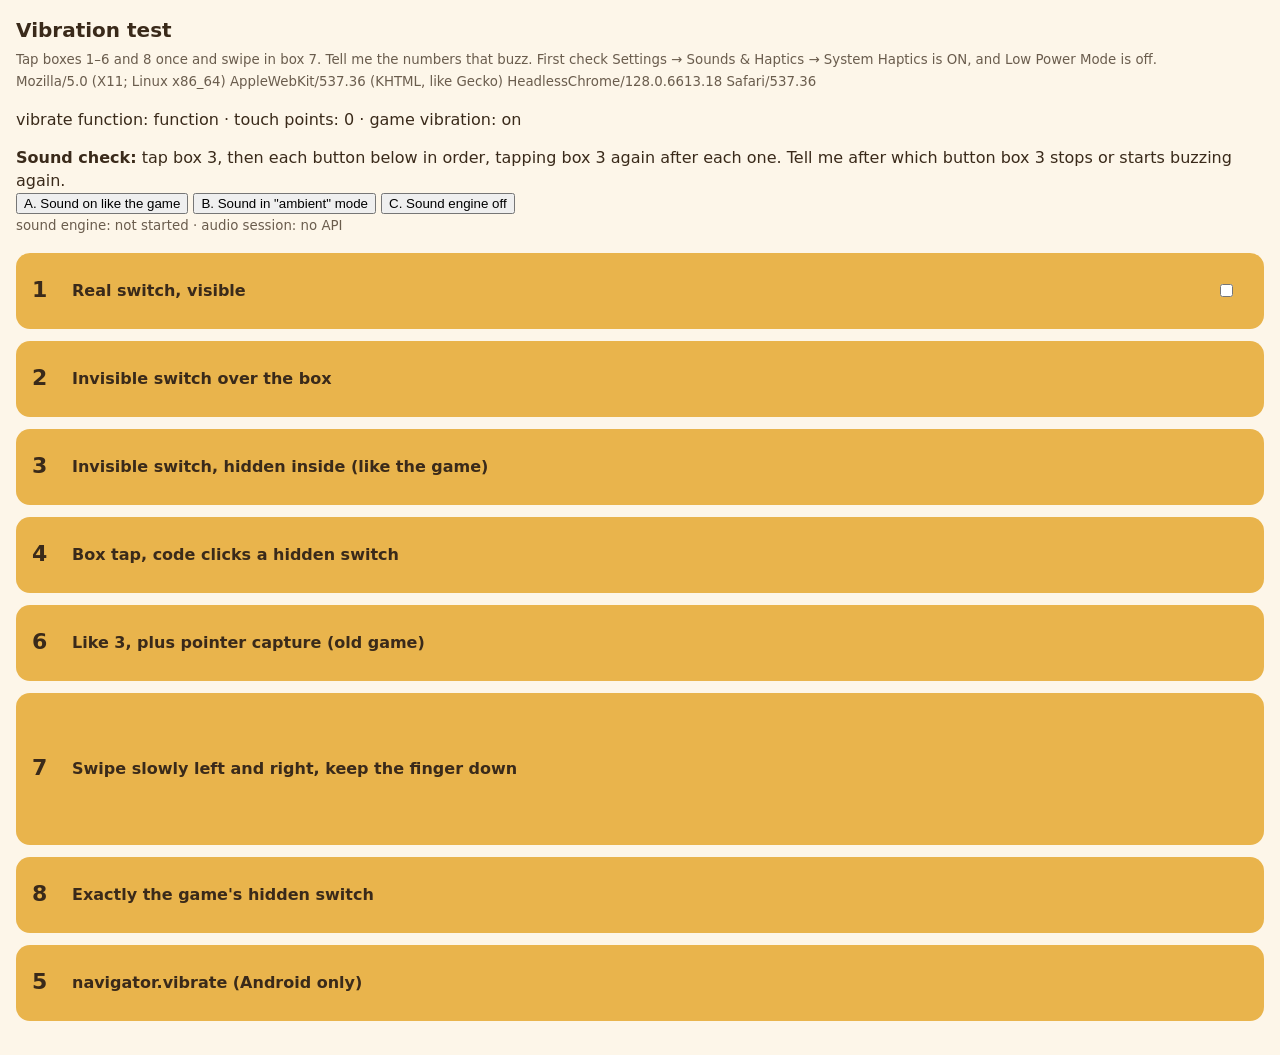
<file: souk-el-khan/haptics.html>
<!doctype html>
<html lang="en"><head><meta charset="utf-8"><meta name="viewport" content="width=device-width,initial-scale=1">
<title>Vibration test</title>
<style>
:root{color-scheme:light dark}
body{margin:0;padding:16px;font:16px/1.4 -apple-system,system-ui,sans-serif;background:#fdf6e9;color:#3a2a1a}
@media (prefers-color-scheme:dark){body{background:#1c1610;color:#f3e6d0}}
h1{font-size:20px;margin:0 0 4px}
.t{position:relative;display:flex;align-items:center;gap:12px;margin:12px 0;padding:16px;border-radius:14px;background:#e9b44c;color:#3a2a1a;font-weight:600;min-height:44px;user-select:none;-webkit-user-select:none}
.t b{font-size:22px;min-width:28px}.t span{flex:1}.t i{font-style:normal;opacity:.7}
.ghost{-webkit-appearance:none;appearance:none;position:absolute;inset:0;width:100%;height:100%;margin:0;opacity:0}
.hid{position:absolute;opacity:0;pointer-events:none}
small{opacity:.75}
</style></head><body>
<h1>Vibration test</h1>
<small>Tap boxes 1–6 and 8 once and swipe in box 7. Tell me the numbers that buzz. First check Settings → Sounds &amp; Haptics → System Haptics is ON, and Low Power Mode is off.</small>
<div id="ua"><small></small></div>
<p id="game"></p>
<p><b>Sound check:</b> tap box 3, then each button below in order, tapping box 3 again after each one. Tell me after which button box 3 stops or starts buzzing again.<br>
<button id="snd">A. Sound on like the game</button> <button id="amb">B. Sound in "ambient" mode</button> <button id="off">C. Sound engine off</button><br><small id="sst">sound engine: not started</small></p>

<label class="t"><b>1</b><span>Real switch, visible</span><input type="checkbox" switch><i></i></label>
<label class="t"><b>2</b><span>Invisible switch over the box</span><input class="ghost" type="checkbox" switch><i></i></label>
<div class="t" id="s3"><b>3</b><span>Invisible switch, hidden inside (like the game)</span><i></i></div>
<div class="t" id="s4"><b>4</b><span>Box tap, code clicks a hidden switch</span><i></i></div>
<div class="t" id="s6"><b>6</b><span>Like 3, plus pointer capture (old game)</span><i></i></div>
<div class="t" id="s7" style="min-height:120px"><b>7</b><span>Swipe slowly left and right, keep the finger down</span><i></i></div>
<div class="t" id="s8"><b>8</b><span>Exactly the game's hidden switch</span><i></i></div>
<div class="t" id="s5"><b>5</b><span>navigator.vibrate (Android only)</span><i></i></div>

<script>
const $=s=>document.querySelector(s), n={};
const count=(el)=>{const k=el.querySelector('b').textContent; n[k]=(n[k]||0)+1; el.querySelector('i').textContent='tapped '+n[k];};
document.querySelectorAll('label.t').forEach(l=>l.addEventListener('click',e=>{if(e.target.tagName==='INPUT') count(l);}));
$('#ua small').textContent=navigator.userAgent;
// 3: same as the game, a see-through switch in a closed shadow root
const host=document.createElement('souk-pad'), root=host.attachShadow({mode:'closed'}), sw=document.createElement('input');
host.style.cssText='position:absolute;inset:0;display:block';
sw.type='checkbox'; sw.setAttribute('switch',''); sw.style.cssText='-webkit-appearance:none;appearance:none;position:absolute;inset:0;width:100%;height:100%;margin:0;opacity:0';
root.append(sw); $('#s3').append(host); sw.addEventListener('click',()=>count($('#s3')));
// 4: the pre-iOS-26.5 trick, a script click on a hidden switch's label
const lab=document.createElement('label'); lab.className='hid'; lab.innerHTML='<input type="checkbox" switch>'; document.body.append(lab);
$('#s4').addEventListener('click',()=>{lab.click(); count($('#s4'));});
$('#s5').addEventListener('click',()=>{$('#s5 i').textContent=navigator.vibrate?(navigator.vibrate(40)?'buzzed':'refused'):'not in this browser';});
// 6 and 7 share a pad maker: a see-through switch in a closed shadow root, like 3
function pad(box){const h=document.createElement('souk-pad'), w=document.createElement('input');
  h.style.cssText='position:absolute;inset:0;display:block;touch-action:none'; w.type='checkbox'; w.setAttribute('switch','');
  w.style.cssText=REST; h.attachShadow({mode:'closed'}).append(w); $(box).append(h); return [h,w];}
const REST='-webkit-appearance:none;appearance:none;position:absolute;left:0;top:0;width:100%;height:100%;margin:0;padding:0;border:0;opacity:0';
const [h6,w6]=pad('#s6'); w6.addEventListener('click',()=>count($('#s6')));
$('#s6').addEventListener('pointerdown',e=>{try{$('#s6').setPointerCapture(e.pointerId);}catch(_){}});
// 7: the strip trick, one jump every 60 px of drag once 250 ms have passed
const [h7,w7]=pad('#s7'), W=4000; let d=null;
const put=()=>{const b=h7.getBoundingClientRect(); w7.style.cssText=REST+`;pointer-events:none;top:0;height:8px;width:${W}px;left:${d.x-b.left-W*(d.side?3:1)/4}px`; void w7.offsetWidth;};
h7.addEventListener('touchstart',e=>{const t=e.changedTouches[0]; d={at:performance.now(),x:t.clientX,last:t.clientX,side:0,n:0}; put();},{passive:true});
h7.addEventListener('touchmove',e=>{if(!d) return; d.x=e.changedTouches[0].clientX;
  if(performance.now()-d.at>=250&&Math.abs(d.x-d.last)>=60){d.last=d.x; d.side^=1; d.n++; $('#s7 i').textContent='jumps '+d.n;} put();},{passive:true});
const end7=()=>{if(!d) return; const at=d.at; d=null; w7.style.display='none'; void w7.offsetWidth; setTimeout(()=>{w7.style.cssText=REST;},Math.max(0,at+300-performance.now()));};
h7.addEventListener('touchend',end7); h7.addEventListener('touchcancel',end7);
// what the game sees on this phone (same site, so same saved settings)
$('#game').textContent=`vibrate function: ${typeof navigator.vibrate} · touch points: ${navigator.maxTouchPoints} · game vibration: ${localStorage.getItem('soukKhan.noVib')?'OFF':'on'}`;
// 8: the game's pad, same styles and attributes
const h8=document.createElement('souk-pad'), w8=document.createElement('input'); h8.setAttribute('aria-hidden','true');
h8.style.cssText='all:initial;position:absolute;inset:0;display:block;z-index:2;contain:strict;touch-action:none;-webkit-tap-highlight-color:transparent;user-select:none;-webkit-user-select:none;-webkit-touch-callout:none';
w8.type='checkbox'; w8.setAttribute('switch',''); w8.tabIndex=-1; w8.style.cssText=REST+';pointer-events:auto';
for(const ev of ['click','input','change']) w8.addEventListener(ev,e=>e.stopPropagation());
w8.addEventListener('click',()=>count($('#s8'))); h8.attachShadow({mode:'closed'}).append(w8); $('#s8').append(h8);
// sound check: the game starts an AudioContext on the first tap and keeps it running
let ac=null; const sst=()=>$('#sst').textContent=`sound engine: ${ac?ac.state:'not started'} · audio session: ${navigator.audioSession?navigator.audioSession.type:'no API'}`;
const beep=()=>{const o=ac.createOscillator(), g=ac.createGain(); g.gain.value=.08; o.frequency.value=760; o.connect(g).connect(ac.destination); o.start(); o.stop(ac.currentTime+.08);};
$('#snd').onclick=async()=>{ac=ac||new (window.AudioContext||window.webkitAudioContext)(); await ac.resume(); beep(); sst();};
$('#amb').onclick=async()=>{if(navigator.audioSession) navigator.audioSession.type='ambient'; ac=ac||new (window.AudioContext||window.webkitAudioContext)(); await ac.resume(); beep(); sst();};
$('#off').onclick=async()=>{if(ac) await ac.suspend(); sst();};
sst();
console.assert(REST.includes('opacity:0'),'test switches stay invisible');
</script>
</body></html>
</file>
